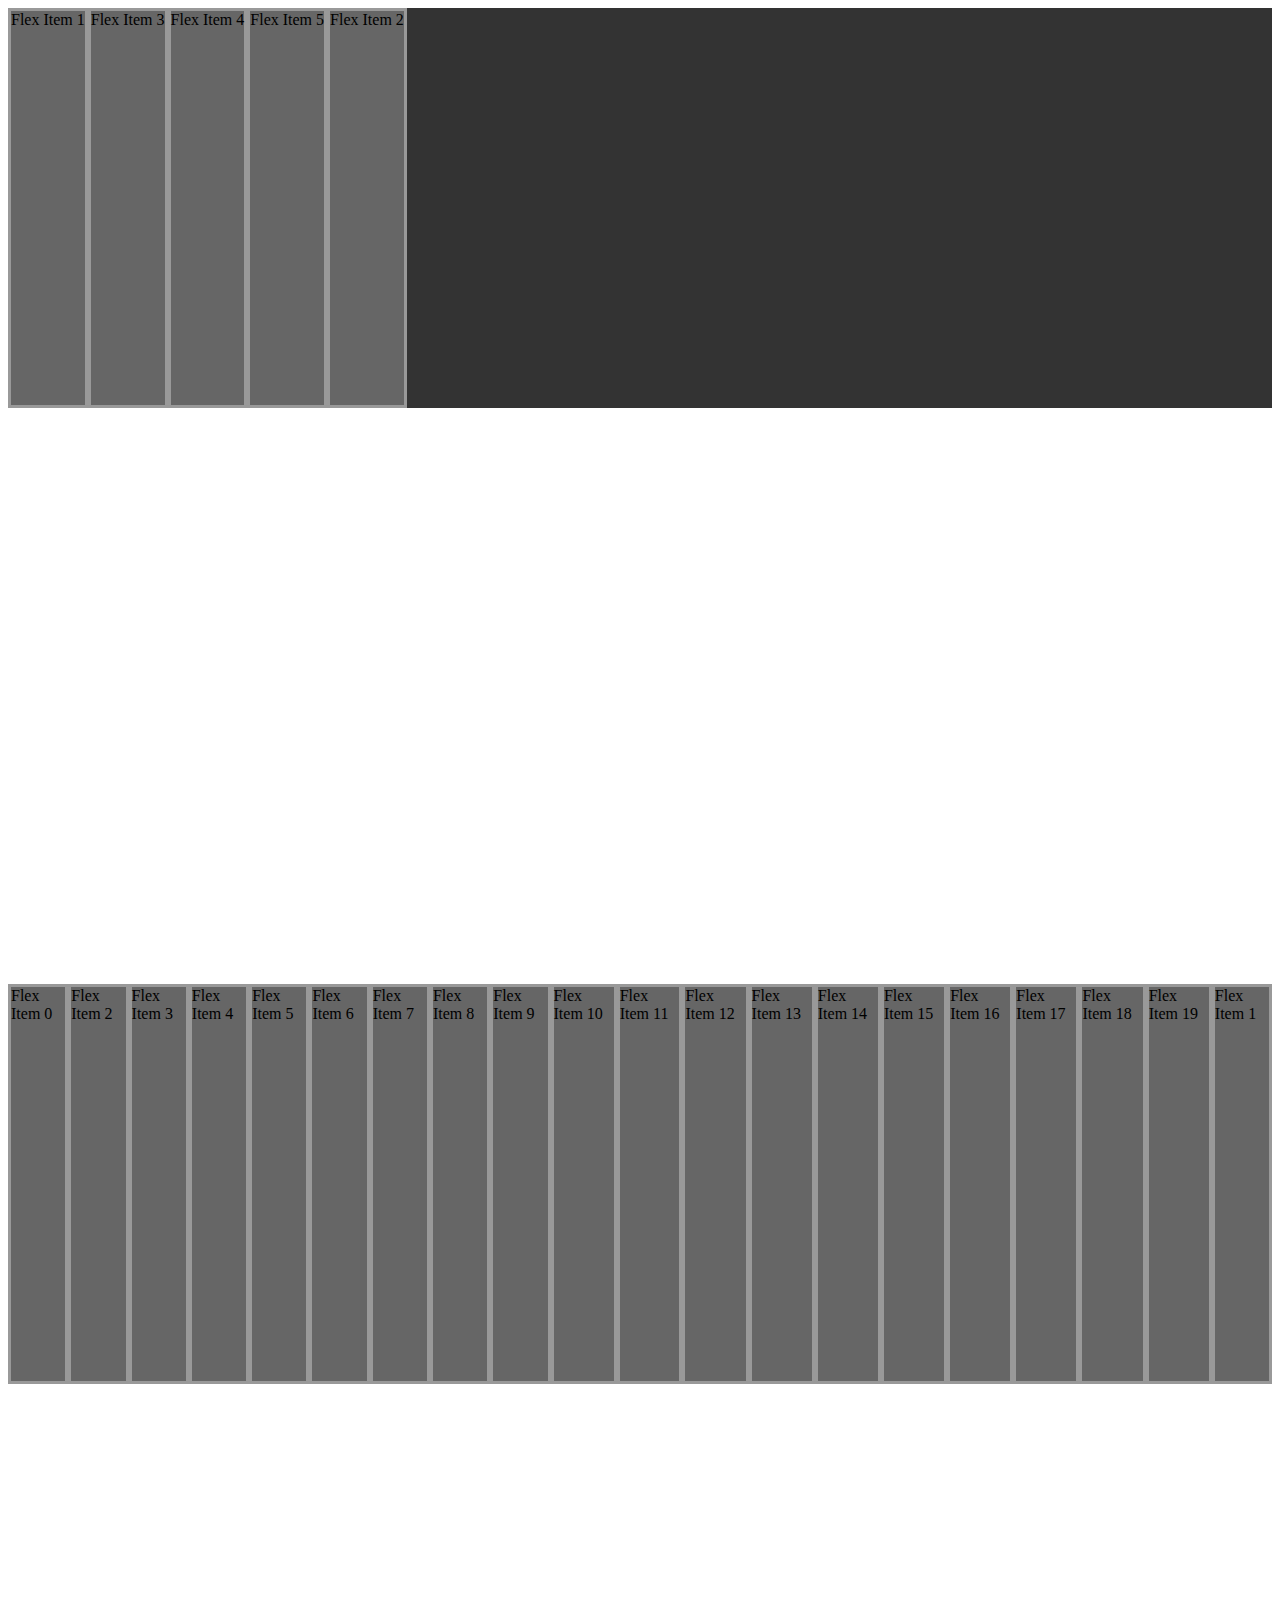
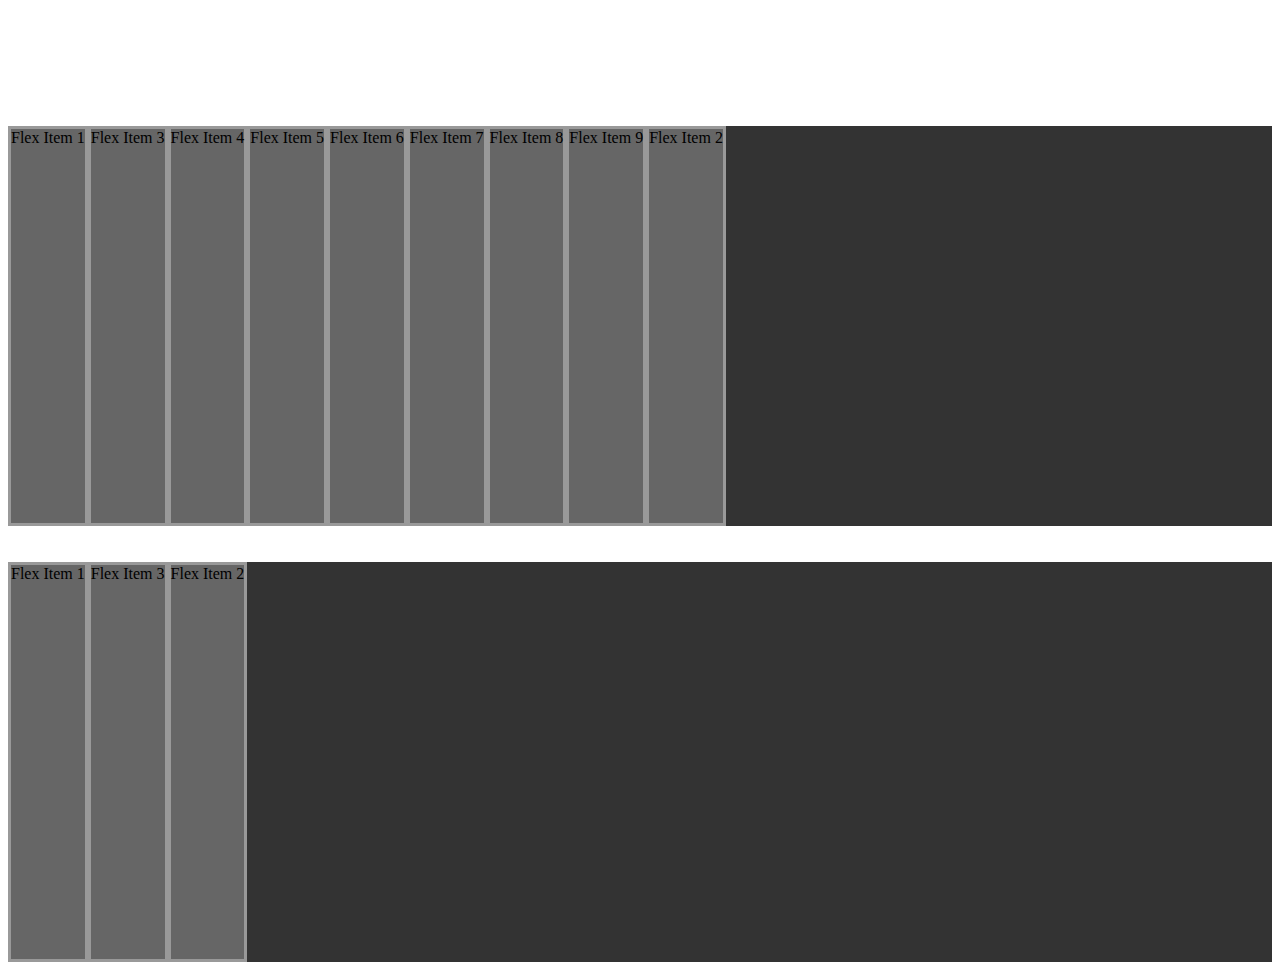
<file: flex/index.html>
<!DOCTYPE html>
<html lang="en">
<head>
    <meta charset="UTF-8">
    <title>Flexbox</title>
    <link href="style.css" rel="stylesheet">

</head>
<body>
<section class="container">
    <article class="items">Flex Item 1</article>
    <article class="items">Flex Item 2</article>
    <article class="items">Flex Item 3</article>
    <article class="items">Flex Item 4</article>
    <article class="items">Flex Item 5</article>
    </section>
<br>

<br>
<br>
<br>
<br>
<br>
<br>
<br>
<br>
<br>
<br>
<br>
<br>
<br>
<br>
<br>
<br>
<br>
<br>
<br>
<br>
<br>
<br>
<br>
<br>
<br>
<br>
<br>
<br>
<br>
<br>
<br>
<section class="container">
    <article class="items">Flex Item 0</article>
    <article class="items">Flex Item 1</article>
    <article class="items">Flex Item 2</article>
    <article class="items">Flex Item 3</article>
    <article class="items">Flex Item 4</article>
    <article class="items">Flex Item 5</article>
    <article class="items">Flex Item 6</article>
    <article class="items">Flex Item 7</article>
    <article class="items">Flex Item 8</article>
    <article class="items">Flex Item 9</article>
    <article class="items">Flex Item 10</article>
    <article class="items">Flex Item 11</article>
    <article class="items">Flex Item 12</article>
    <article class="items">Flex Item 13</article>
    <article class="items">Flex Item 14</article>
    <article class="items">Flex Item 15</article>
    <article class="items">Flex Item 16</article>
    <article class="items">Flex Item 17</article>
    <article class="items">Flex Item 18</article>
    <article class="items">Flex Item 19</article>

</section>
<br>
<br>
<br>

<br>
<br>
<br>
<br>
<br>
<br>
<br>
<br>
<br>
<br>
<br>
<br>
<br>
<br>
<br>
<br>



<section class="container">
    <article class="items">Flex Item 1</article>
    <article class="items">Flex Item 2</article>
    <article class="items">Flex Item 3</article>
   <article class="items">Flex Item 4</article>
    <article class="items">Flex Item 5</article>
    <article class="items">Flex Item 6</article>
     <article class="items">Flex Item 7</article>
    <article class="items">Flex Item 8</article>
    <article class="items">Flex Item 9</article>
</section>
<br>
<br>
<section class="container">
    <article class="items">Flex Item 1</article>
    <article class="items">Flex Item 2</article>
    <article class="items">Flex Item 3</article>
    </section>
</body>
</html>
</file>
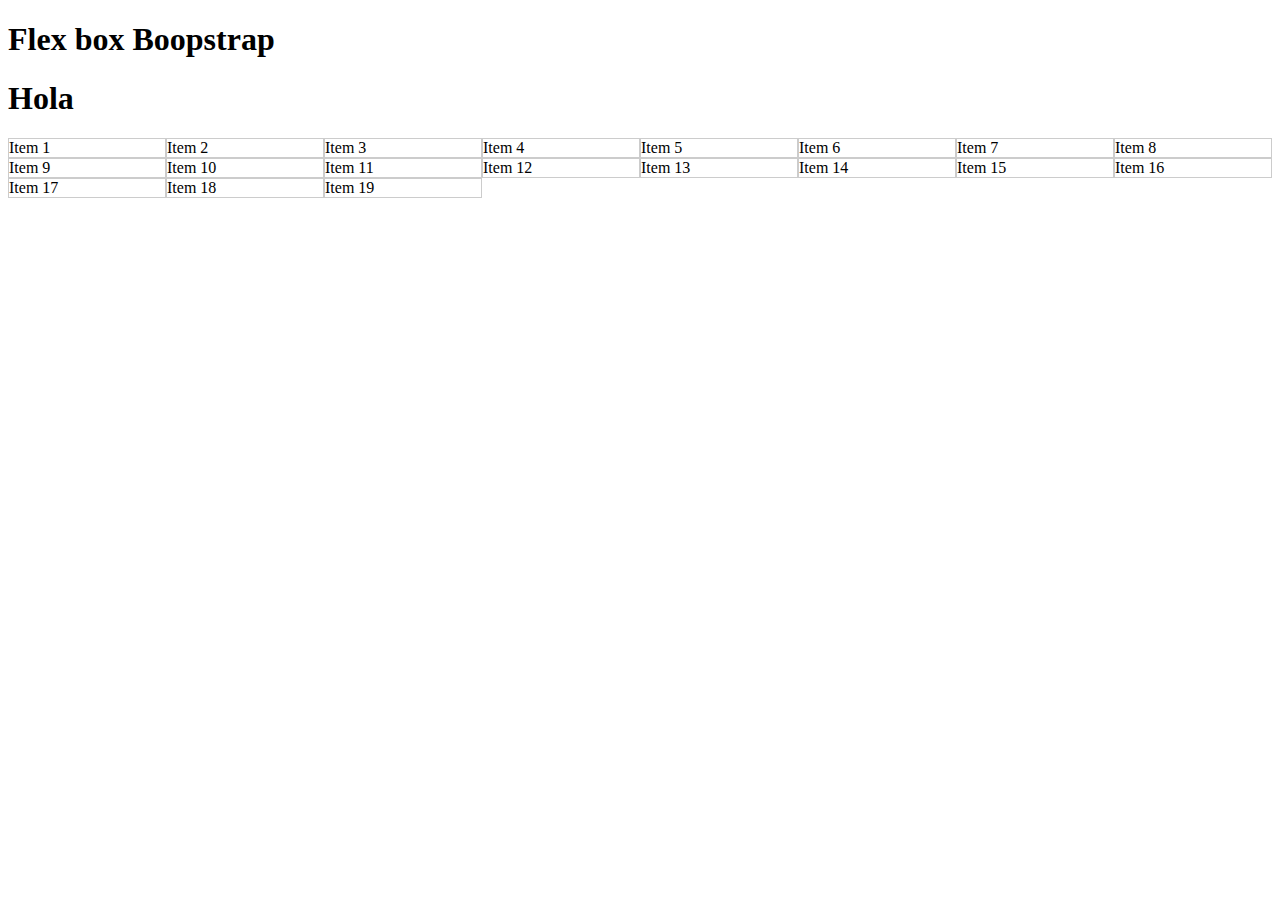
<file: projectFlex/index.html>
<!DOCTYPE html>
<html lang="en">
<head>
    <meta charset="UTF-8">
        <link href="style.css" rel="stylesheet">
    <title>Flexbox me</title>
</head>
<body>
<h1>Flex box  Boopstrap</h1>
<div class="container">
    <h1>Hola</h1>
    <section class="flex-container">
        <article class="flex-item">Item 1</article>
         <article class="flex-item">Item 2</article>
         <article class="flex-item">Item 3</article>
         <article class="flex-item">Item 4</article>
         <article class="flex-item">Item 5</article>
         <article class="flex-item">Item 6</article>
         <article class="flex-item">Item 7</article>
         <article class="flex-item">Item 8</article>
         <article class="flex-item">Item 9</article>
         <article class="flex-item">Item 10</article>
         <article class="flex-item">Item 11</article>
         <article class="flex-item">Item 12</article>
         <article class="flex-item">Item 13</article>
          <article class="flex-item">Item 14</article>
         <article class="flex-item">Item 15</article>
         <article class="flex-item">Item 16</article>
         <article class="flex-item">Item 17</article>
         <article class="flex-item">Item 18</article>
        <article class="flex-item">Item 19</article>

    </section>
</div>
</body>
</html>
</file>
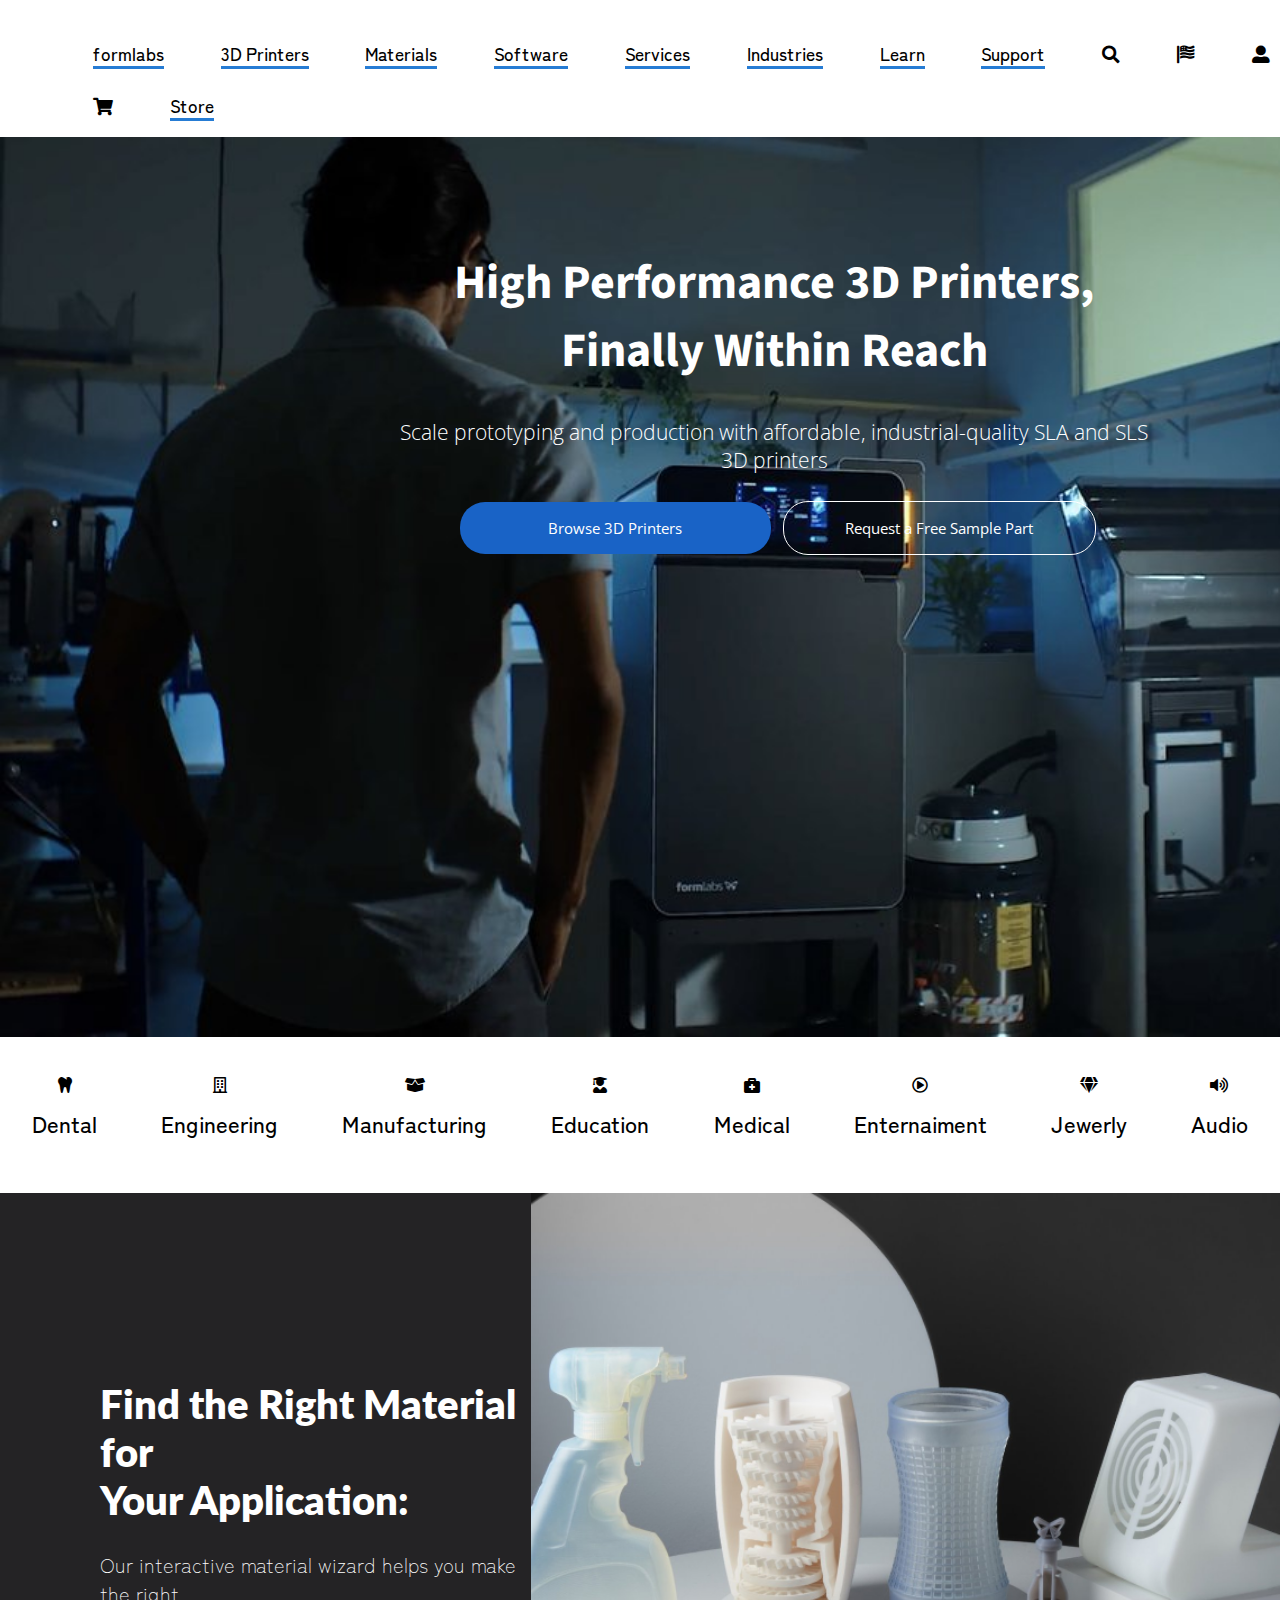
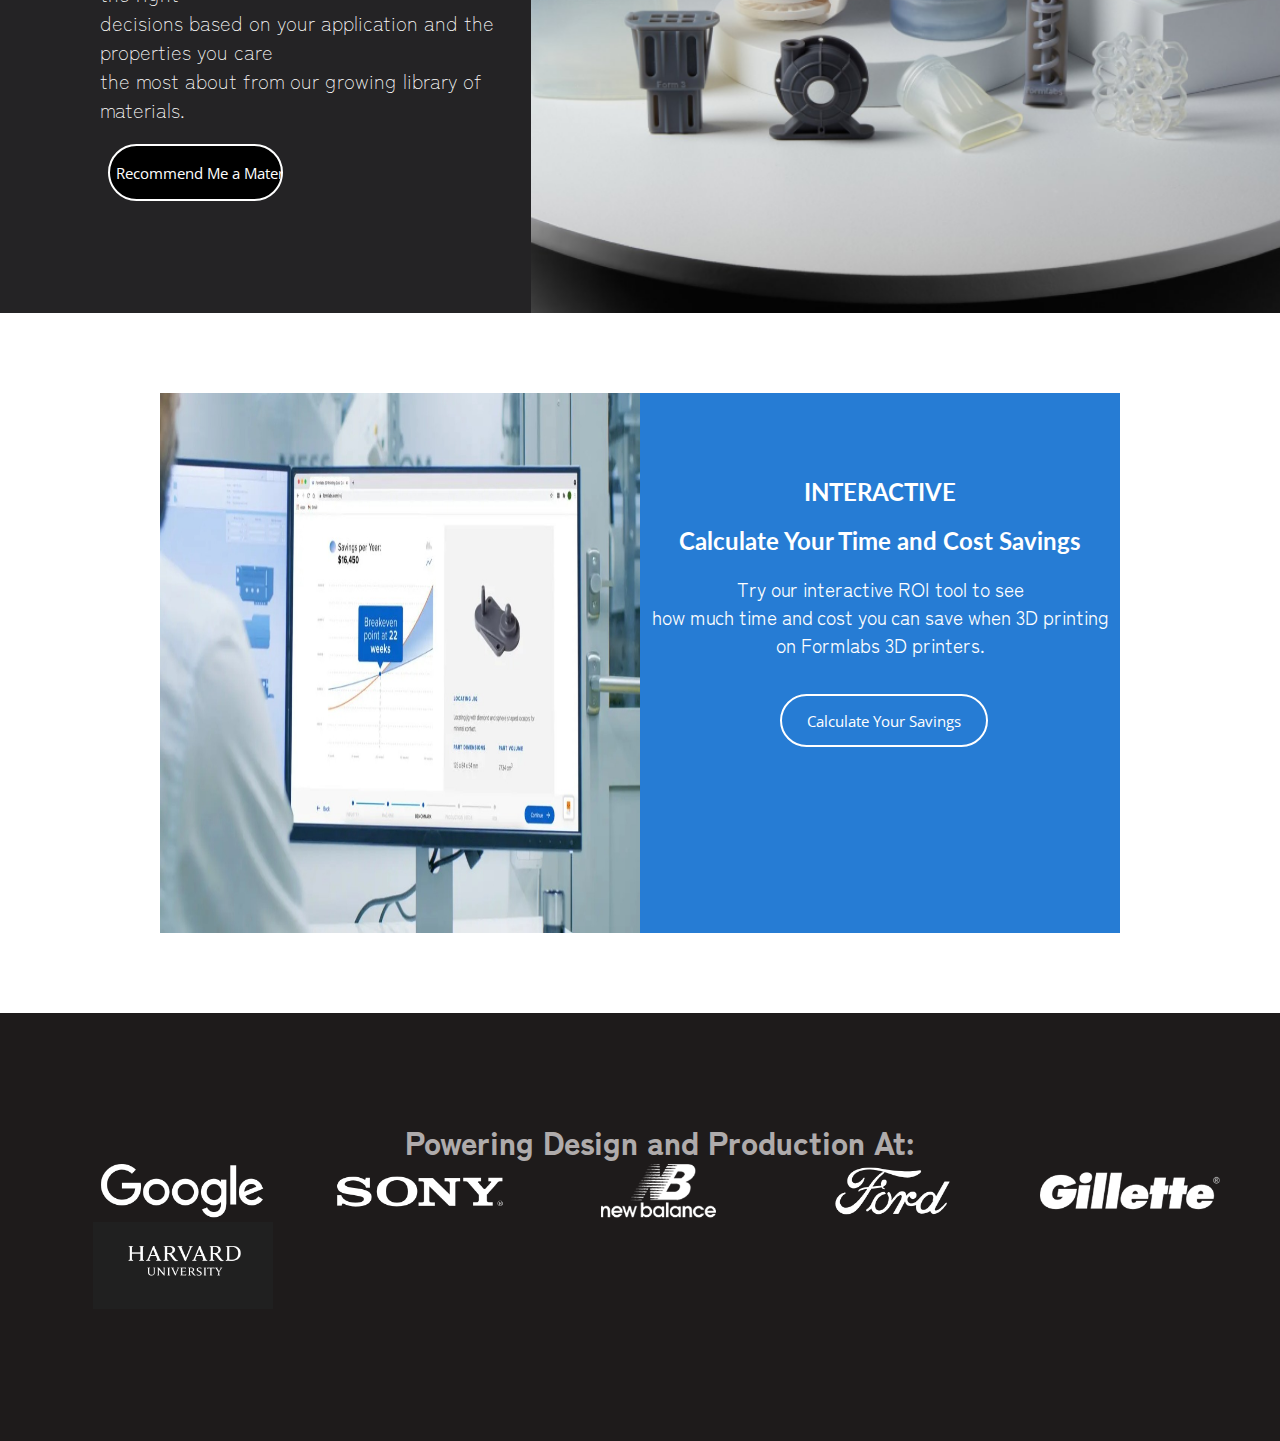
<file: parcial_construccion/templates/index.html>
<!DOCTYPE html>
<html lang="en">
<head>
    <meta charset="UTF-8">
    <title>Title</title>
    <link href="style.css" rel="stylesheet">
    <link href="https://fonts.googleapis.com/css2?family=Lato:wght@700&family=Source+Serif+Pro&family=Zen+Kaku+Gothic+New:wght@500&display=swap" rel="stylesheet">
    <link href="https://fonts.googleapis.com/css2?family=Lato:wght@700&family=Open+Sans&family=Source+Sans+Pro:wght@600&family=Source+Serif+Pro&family=Zen+Kaku+Gothic+New:wght@700&display=swap" rel="stylesheet">
    <link href="../icons/css/all.css" rel="stylesheet">
    <link href="https://fonts.googleapis.com/css2?family=Lato:wght@400;700&family=Open+Sans&family=Source+Sans+Pro:wght@600&family=Source+Serif+Pro&family=Zen+Kaku+Gothic+New:wght@300&display=swap" rel="stylesheet">
    <link href="https://fonts.googleapis.com/css2?family=Lato:wght@400;700&family=Open+Sans&family=Source+Sans+Pro:wght@600&family=Source+Serif+Pro&family=Zen+Kaku+Gothic+New:wght@700&display=swap" rel="stylesheet">
    <link href="https://fonts.googleapis.com/css2?family=Lato:wght@700&family=Source+Sans+Pro:wght@600&family=Source+Serif+Pro&family=Zen+Kaku+Gothic+New:wght@700&display=swap" rel="stylesheet">
</head>
<body>
<header>
<nav class="borde">
    <ul class="borde">
        <li class="bordes">formlabs</li>
        <li class="bordes">3D Printers</li>
        <li class="bordes" >Materials</li>
        <li class="bordes">Software</li>
        <li class="bordes">Services</li>
        <li class="bordes">Industries</li>
        <li class="bordes">Learn</li>
        <li class="bordes">Support</li>
        <li><i class="fas fa-search"></i></li>
        <li ><i class="fas fa-flag-usa"></i></li>
        <li  ><i class="fas fa-user-alt"></i></li>
        <li ><i class="fas fa-shopping-cart"></i></li>
        <li class="bordes">Store</li>

    </ul>

</nav>
</header>
<main>

      <div class="imagen">
 <div class="text-intro">
        <h1 class="nueva">High Performance 3D Printers, <br> Finally Within Reach</h1>
         <h4 class="origen">Scale prototyping and production with affordable, industrial-quality SLA and SLS <br> 3D printers</h4>

     <input type="submit" value="Browse 3D Printers" class="but back">
       <input type="submit" value="Request a Free Sample Part" class="but back1">
 </div>
    </div>


    <section class="seccion">
<article class="artic">
    <div class="di">
    <i class="fas fa-tooth logo">
    <h2>Dental</h2>
   </i>
    </div>
    <div class="di">
        <i class="far fa-building logo">
        <h2>Engineering</h2>
    </i>
    </div>

    <div class="di">
        <i class="fas fa-box-open logo">
        <h2>Manufacturing</h2>
            </i>
    </div>

    <div class="di"><i class="fas fa-user-graduate logo">
     <h2>Education</h2>
    </i></div>
    <div class="di"><i class="fas fa-briefcase-medical logo ">
       <h2>Medical</h2>
    </i>
    </div>
    <div class="di">
        <i class="far fa-play-circle logo ">
        <h2>Enternaiment</h2></i></div>

    <div class="di">
        <i class="fas fa-gem logo">
        <h2>Jewerly</h2>
        </i>
    </div>

    <div class="di"> <i class="fas fa-volume-up logo">
        <h2>Audio</h2>
    </i>
    </div>
</article>
        </section>
<section class="fon">

 <div class="fon1">
        <h1>Find the Right Material for <br>Your Application:</h1>
     <p >Our interactive material wizard helps you make the right <br>
         decisions based on your application and the properties you care <br>
         the most about from our growing library of materials.</p>
     <input type="submit" value="Recommend Me a Material" class="butt">
   </div>
<div class="fon2">
    <img  class="photo" src="../img/fon2.png" >
       </div>
</section>
</main>
<main>

<section class="parte flex-reverse">

 <div class="parte2">
     <h2> INTERACTIVE</h2>
     <h2>Calculate Your Time and Cost Savings</h2>
      <p>Try our interactive ROI tool to see <br> how much time and cost you can  save when 3D printing <br> on Formlabs 3D printers.</p>
     <input type="submit" value="Calculate Your Savings" class="butt3">
   </div>
<div class="parteimg">
    <img  class="photo" src="../img/porfi.jpg" width="450" >
       </div>
</section>

</main>
<footer>
     <nav class="image">
    <ul  class="images">
<p class="pow">Powering Design and Production At:</p>
        <li class="log"><img src="../img/google.png" alt=""></li>
        <li class="log"><img src="../img/sony.png" alt=""></li>
        <li class="log"><img src=" ../img/newbalance.png"></li>
        <li class="log"><img src="../img/ford.png" alt=""></li>
        <li class="log"><img src="../img/gillete.png" alt=""></li>
        <li class="log"><img src="../img/harvard.png" alt=""></li>
    </ul>
    </nav>
    </footer>
</body>
</html>
</file>
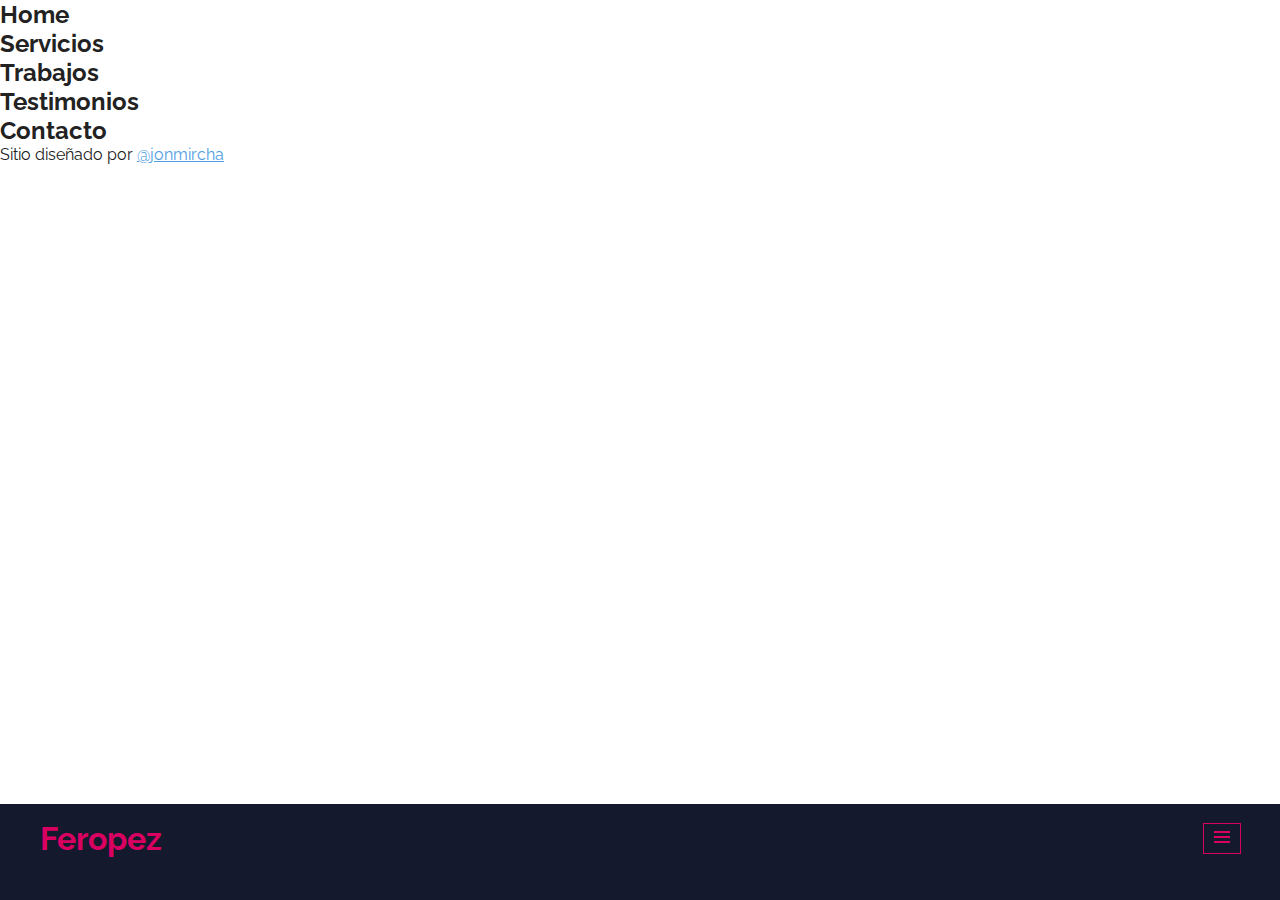
<file: projectResponsive/templates/index.html>
<!DOCTYPE html>
<html lang="en">
<head>
    <meta charset="UTF-8">
    <link rel="stylesheet" href="style.css">
    <link href="https://fonts.googleapis.com/css2?family=Lato:wght@400;700&family=Open+Sans&family=Raleway:wght@400;700&family=Source+Sans+Pro:wght@600&family=Source+Serif+Pro&family=Zen+Kaku+Gothic+New:wght@300&display=swap" rel="stylesheet">

    <title>Project</title>
</head>
<body>
<header class="header">
    <section class="container">
        <div class="logo">
            <a href="index.html">Feropez</a>
        </div>
        <button class="menu-btn">
          <svg xmlns="http://www.w3.org/2000/svg" width="24" height="24" viewBox="0 0 24 24"><path d="M4 6H20V8H4zM4 11H20V13H4zM4 16H20V18H4z"/>
          </svg>
            <svg class="none" xmlns="http://www.w3.org/2000/svg" width="24" height="24" viewBox="0 0 24 24"><path d="M16.192 6.344L11.949 10.586 7.707 6.344 6.293 7.758 10.535 12 6.293 16.242 7.707 17.656 11.949 13.414 16.192 17.656 17.606 16.242 13.364 12 17.606 7.758z"/>
            </svg>
        </button>
        <nav class="menu">
            <a href="#inicio">Inicio</a>
            <a href="#acerca">Acerca</a>
            <a href="#servicios">Servicios</a>
            <a href="#portafolio">Portafolio </a>
            <a href="#testimonios">Testimonios</a>
            <a href="#contacto">Contacto</a>
        </nav>
    </section>
    </header>

<section id="inicio" class="home">
    <h2>Home</h2>
</section>

<section id="servicios" class="services">
    <h2>Servicios</h2>
</section>

<section id="portafolio" class="portfolio">
    <h2>Trabajos</h2>
</section>

<section id="testimonios" class="testimonials">
    <h2>Testimonios</h2>
</section>

<section id="contacto" class="contact">
    <h2>Contacto</h2>
</section>

<footer class="footer">
    Sitio diseñado por <a href="https://jonmircha.com" target="_blank" rel="noopener">@jonmircha</a>
</footer>

<script src="script.js"></script>
</body>
</html>
</file>
<file: flex/style.css>
*,
*::before,
*::after{
    box-sizing: border-box;
}

.container{
    background-color: #333;
    display: flex;
    height: 400px;
    width: 100%;
    flex-direction: row; /* define si las cajas van a estar en eje x o eje y */
    flex-wrap: nowrap;/* define si las cajas se envuelven o siguen de largo */
    flex-flow: row nowrap;/* es un shortband de flex direction y flex wrap */
    justify-content: flex-start;/* define alineacion de los hijos en el eje principal */
    align-content: flex-start; /* define alineacion en eje y, pero funciona cuando hay mas de una linea */
    align-items: stretch;/* define alineacion de los hijos de una linea */
}
.items{
    background-color: #666;
    border: medium solid#999;
    /*width: 20%;
    height: 20%;
    */
    flex-shrink: 1;/* cuando la caja no tenga espacio sobrante se encogen las cajas */
    flex-grow: 0; /* cuando la caja tenga espacio sobrante crecen las cajas */
    flex-basis: auto;/* si la caja es row representa el width y lo contario con height
    tamaño del hijo dentro de la caja flexbox*/
    flex: 0 1 auto;/* es un shortband de flex grow y flex shrink, flex basis */
    order: 0; /* representa el orden de los hijos en la caja flexbox
    un valor menor siempre ira antes que un valor mayor*/
    align-self: 1; /* sobreescribe el valor que tenga align items, para el elemento especificado
    si esta en row se alinea en eje y lo contrario con eje x*/

}
.items:nth-child(2){
    order: 1;
}
</file>
<file: projectFlex/style.css>
*,
*::before,
*::after {
    box-sizing: border-box;
}
.container{
    max-width: 1400px;
    margin: auto;
}
.flex-container{
    display: flex;
    flex-flow: row wrap;

}
.flex-item{
    border: thin solid #CCC;
    flex: 0 0 100%;
}

@media (min-width: 576px) {
    .flex-item{
        flex: 0 0 50%;
    }
     }

@media (min-width: 768px) {
     .flex-item{
        flex: 0 0 33.333333%;
    }
}

@media (min-width: 992px) {
     .flex-item{
        flex: 0 0 25%;
    }
}
@media (min-width: 1200px) {
      .flex-item{
        flex: 0 0 12.5%;
    }
}


@media (min-width: 1400px) {
    .flex-item{
        flex: 0 0 10%;
    } }
</file>
<file: parcial_construccion/templates/style.css>
*,
*::after,
*::before {
    box-sizing: inherit;

}
nav{
    flex-wrap: nowrap ;
}
nav li{
    display: inline-flex;
    margin-left: 3em;
    margin-top: 1.4em;
    font-family: 'Zen Kaku Gothic New', sans-serif;
    color: black;
    font-weight: 500;
    font-size: 1.1em;
    }

.text-intro{
     text-align: center;
    font-family: 'Days One', sans-serif;
    position: absolute;
    margin-top: 80px;
    margin-left: 25em;
}
.nueva{
font-family: 'Source Sans Pro', sans-serif;
    font-size: 3em;
    color: white;
}
.origen{
    font-family: 'Open Sans', sans-serif;
    color: white;
    font-weight: lighter;
    font-size: 1.3em;
}
.but{
   width: 40%;
    height: 50px;
    border-radius: 25px;
    font-size: 15px;
    border: none;
    color: white;
    margin-left: 0.5em;
    cursor: pointer;
  font-family: 'Open Sans', sans-serif;
}
.back{
    background-color: #1963C6;
}
body{
    min-height: 100vh;
    margin:0;

}
main{
    flex-grow: 1;

}

.back1{
    background-color: transparent;
    border: 1px  solid white;
    color:white;
}
.imagen{
    background-image: url("../img/fonn.jpg");
    background-repeat: no-repeat;
    background-size: cover;
    background-attachment: scroll;
    display: flex;
    width: auto;
    height: 100vh;

}

.men1{
    justify-content: space-around;
    padding-bottom: 0;
    display: flex;
    font-size: 1.1em;
}
.logo{
 justify-content: space-evenly;
}

.fon{
    display: flex;
    background-color: #242325;
    background-size: 80%;
}
.fon h1, p {
    font-family: 'Varela Round', sans-serif;
    font-weight: 800;
    color: white;
}
.fon1{
   flex-basis: 50%;
    margin-left: 100px;
    padding-top: 10em;
}

.fon1 h1{
font-family: 'Lato', sans-serif;
 font-size: 40px;
}
.fon1 p{
    font-family: 'Zen Kaku Gothic New', sans-serif;
    font-size: 20px;
    font-weight: 200;
}
.fon2{
    flex-basis: 50%;
    height: 45em;
}
.parte{
    display: flex;
    margin: 5rem 10rem;
    height: 60vh;
    background-color: #267cd4;
}
.parte2{
    text-align: center;
   flex-basis: 50%;
    width: 100%;
    padding-top: 4em;
}
.parte2 h2{
    font-family: 'Lato', sans-serif;
    color: white;

}
.parte2 p{
        font-family: 'Zen Kaku Gothic New', sans-serif;

    font-size: 1.2rem;
    font-weight: inherit;
    padding-bottom: 1rem;
}
.parteimg{
    flex-basis: 50%;
}
.parte2 input{

}
.flex-reverse{
    flex-direction: row-reverse;
}
.butt{
     width: 37%;
    height: 9%;
    border-radius: 30px;
    font-size: 15px;
    background-color: black;
    border: 2px solid white;
    color: white;
    margin-left: 0.5em;
    cursor: pointer;
  font-family: 'Open Sans', sans-serif;
}
.butt3{
    width: 40%;
    height: 10%;
    border-radius: 30px;
    font-size: 15px;
    background-color: transparent;
    border: 2px solid white;
    color: white;
    margin-left: 0.5em;
    cursor: pointer;
  font-family: 'Open Sans', sans-serif;
   text-align: center;
}
.photo{
    min-width: 100%;
    min-height: 100%;
}

.log{
    justify-content: center;
}
.seccion >.artic{
    display: flex;
    justify-content: space-around;
    text-align: center;
}
.seccion h2{
    font-family: 'Zen Kaku Gothic New', sans-serif;
     font-weight: 500;
    font-size: 1.4em;
}
.seccion{
    margin: 2.5rem auto;
}
.images img{
    width: 180px;
}
.pow{
    padding-top: 2em;
    margin-bottom: 0;
}
.log{
    margin-top: 0;
}
footer{
    background-color: #1e1b1b;
    color: white;

    padding-bottom: 7em;
    padding-top: 0.6em;
}
footer p{
    color: #AFABAB;
    text-align: center;
    font-size: 2rem;
     font-family: 'Zen Kaku Gothic New', sans-serif;
}
.bordes{
  border-bottom: 3px solid #267cd4;
}
</file>
<file: projectResponsive/templates/style.css>
/* ********** Custom Properties ********** */
:root {
  --first-color: #d90062;
  --first-alpha-color: rgba(217, 0, 98, 0.75);
  --second-color: #14192d;
  --second-alpha-color: rgba(20, 25, 45, 0.75);
  --third-color: #501464;
  --third-alpha-color: rgba(80, 20, 100, 0.75);
  --white-color: #fff;
  --gray-light-color: #f3f3f3;
  --gray-color: #ccc;
  --gray-dark-color: #666;
  --black-color: #000;
  --link-color: #509ee3;
  --title-color: #333;
  --text-color: #222;
  --white-alpha-color: rgba(255, 255, 255, 0.5);
  --black-alpha-color: rgba(0, 0, 0, 0.5);
  --font: "Raleway", sans-serif;
  --max-width: 1200px;
  --header-height: 6rem;

}
html{
  box-sizing: border-box;
  font-family: var(--font);
  font-size: 16px;
  scroll-behavior: smooth;
}
body{
  margin:0;
  overflow-x: hidden;
  color: var(--text-color);
}

*,
*::after,
*::before{
  box-sizing: border-box;
}
a{
  color: var(--link-color);
  transition: all 0.5s ease-out;
}
a:hover{
  opacity: 0.75;
}
h1 {
  margin: 0;
  font-size: 2rem;
}

h2 {
  margin: 0;
  font-size: 1.5rem;
}

h3 {
  margin: 0;
  font-size: 1.25rem;
}

h4 {
  margin: 0;
  font-size: 1rem;
}

h5 {
  margin: 0;
  font-size: 0.85rem;
}

h6 {
  margin: 0;
  font-size: 0.7rem;
}
p{
  line-height: 1.6;
}
img{
  max-width: 100%;
  height: auto;
}
/* ****** Components ******* */


/* ****** Menu ******* */
.menu{
 position: fixed;
  left: 0;
  bottom: var(--header-height);
  width: 100%;
  display: flex;
  flex-direction: column;
  background-color: var(--second-color);
  opacity: 0;
  transition: opacity 0.5s ease;
  pointer-events: none;
}
.menu.is-active{
  opacity: 1;
  pointer-events: auto;
}
.menu a{
  padding: 1rem;
  font-size: 1.5rem;
  font-weight: bold;
  text-align: center;
  text-decoration: none;
  color: var(--first-color);
}
.menu a:hover{
  color:  var(--white-color);
  background-color: var(--first-color);
}

.menu-btn{
  background-color: var(--second-color);
  outline: thin solid var(--first-color);
  border: 0;
  cursor: pointer;
}
.menu-btn svg{
  fill: var(--first-color);
}
/* ********** Utilities ********** */
.box-shadow-1 {
  box-shadow: 0.25rem 0.25rem 1rem rgba(0, 0, 0, 0.25);
}

.container{
  margin-right: auto;
  margin-left: auto;
  max-width: var(--max-width);
}
.none{
  display: none;
}

/* ********** Site Styles ******** */


.header{
  position: fixed;
  left: 0;
  bottom: 0;
  padding: 1rem;
  z-index:999;
  width: 100%;
  height: var(--header-height);
  background-color: var(--second-color);
}

.header >.container{
  display: flex;
  justify-content: space-between;
  align-items: center;

}
.logo a{
  color: var(--first-color);
  font-weight: bold;
  text-decoration: none;
  font-size: 2rem;
}
</file>
